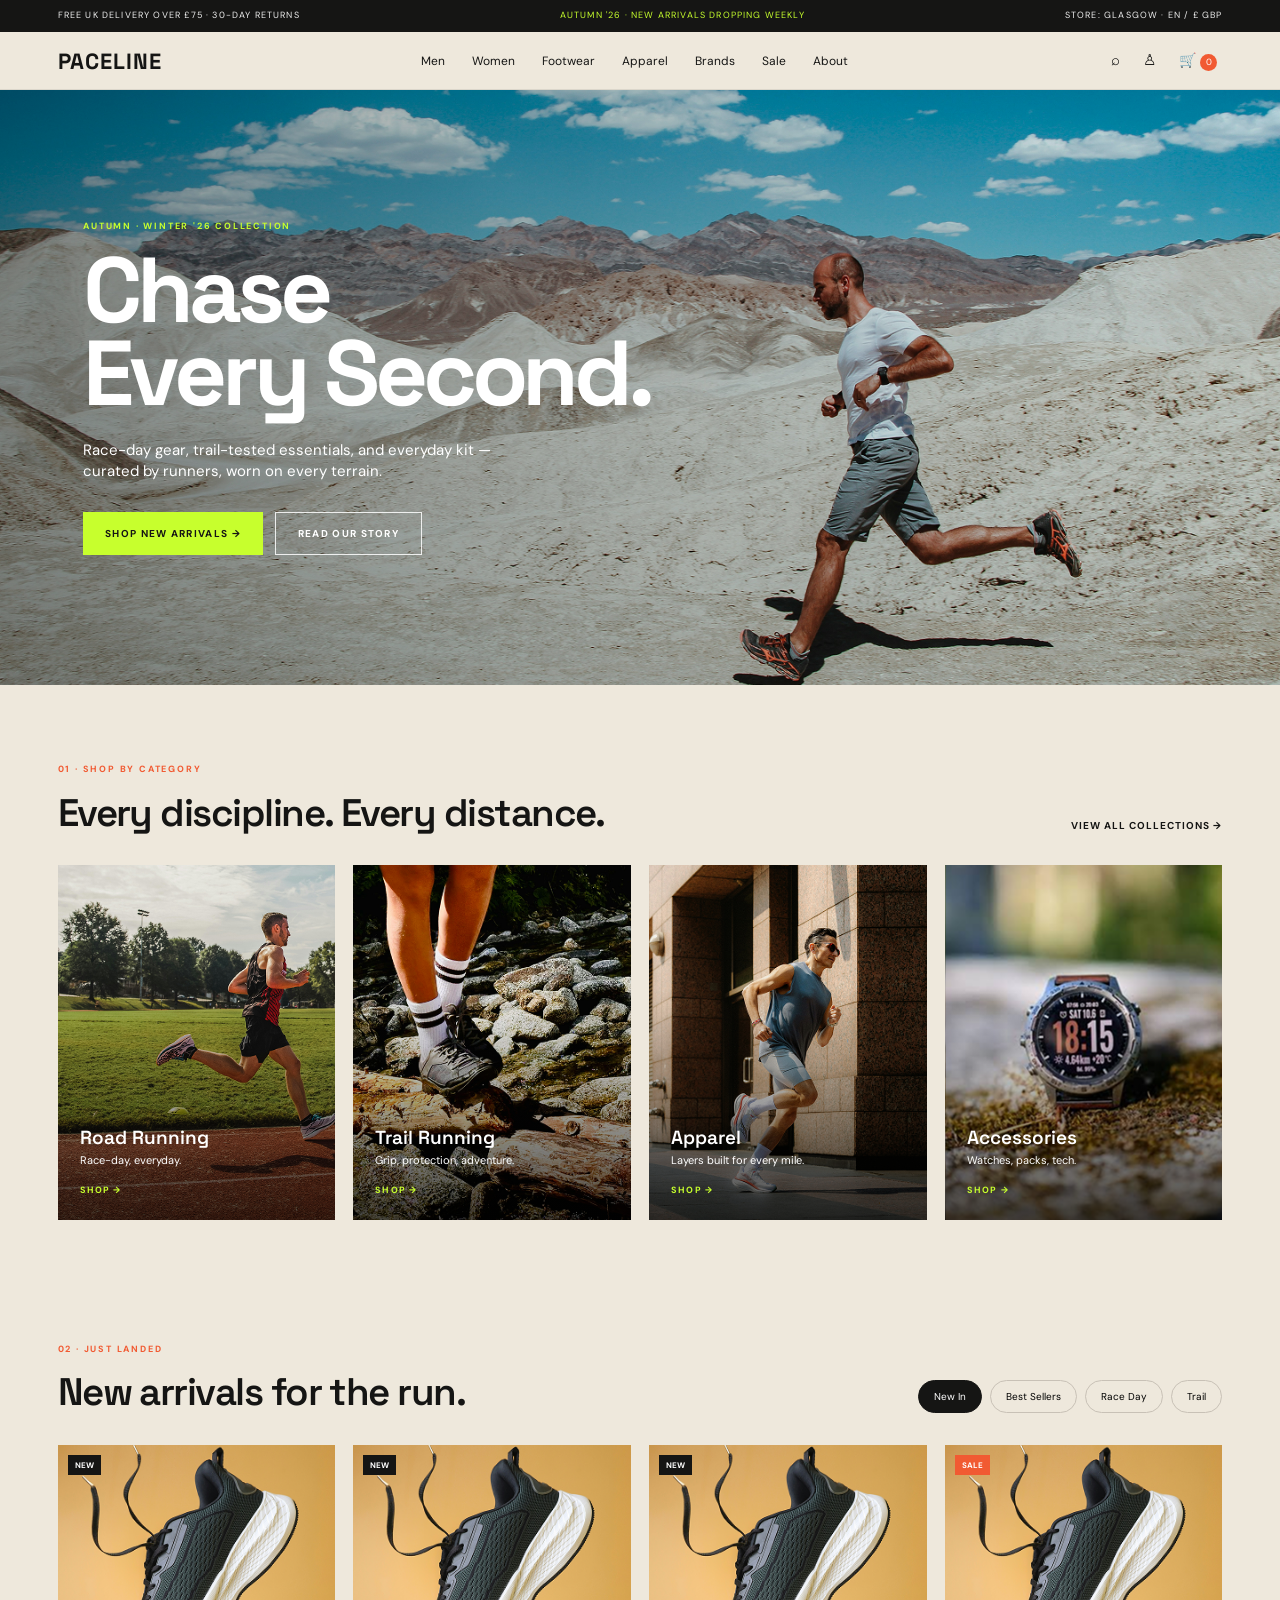
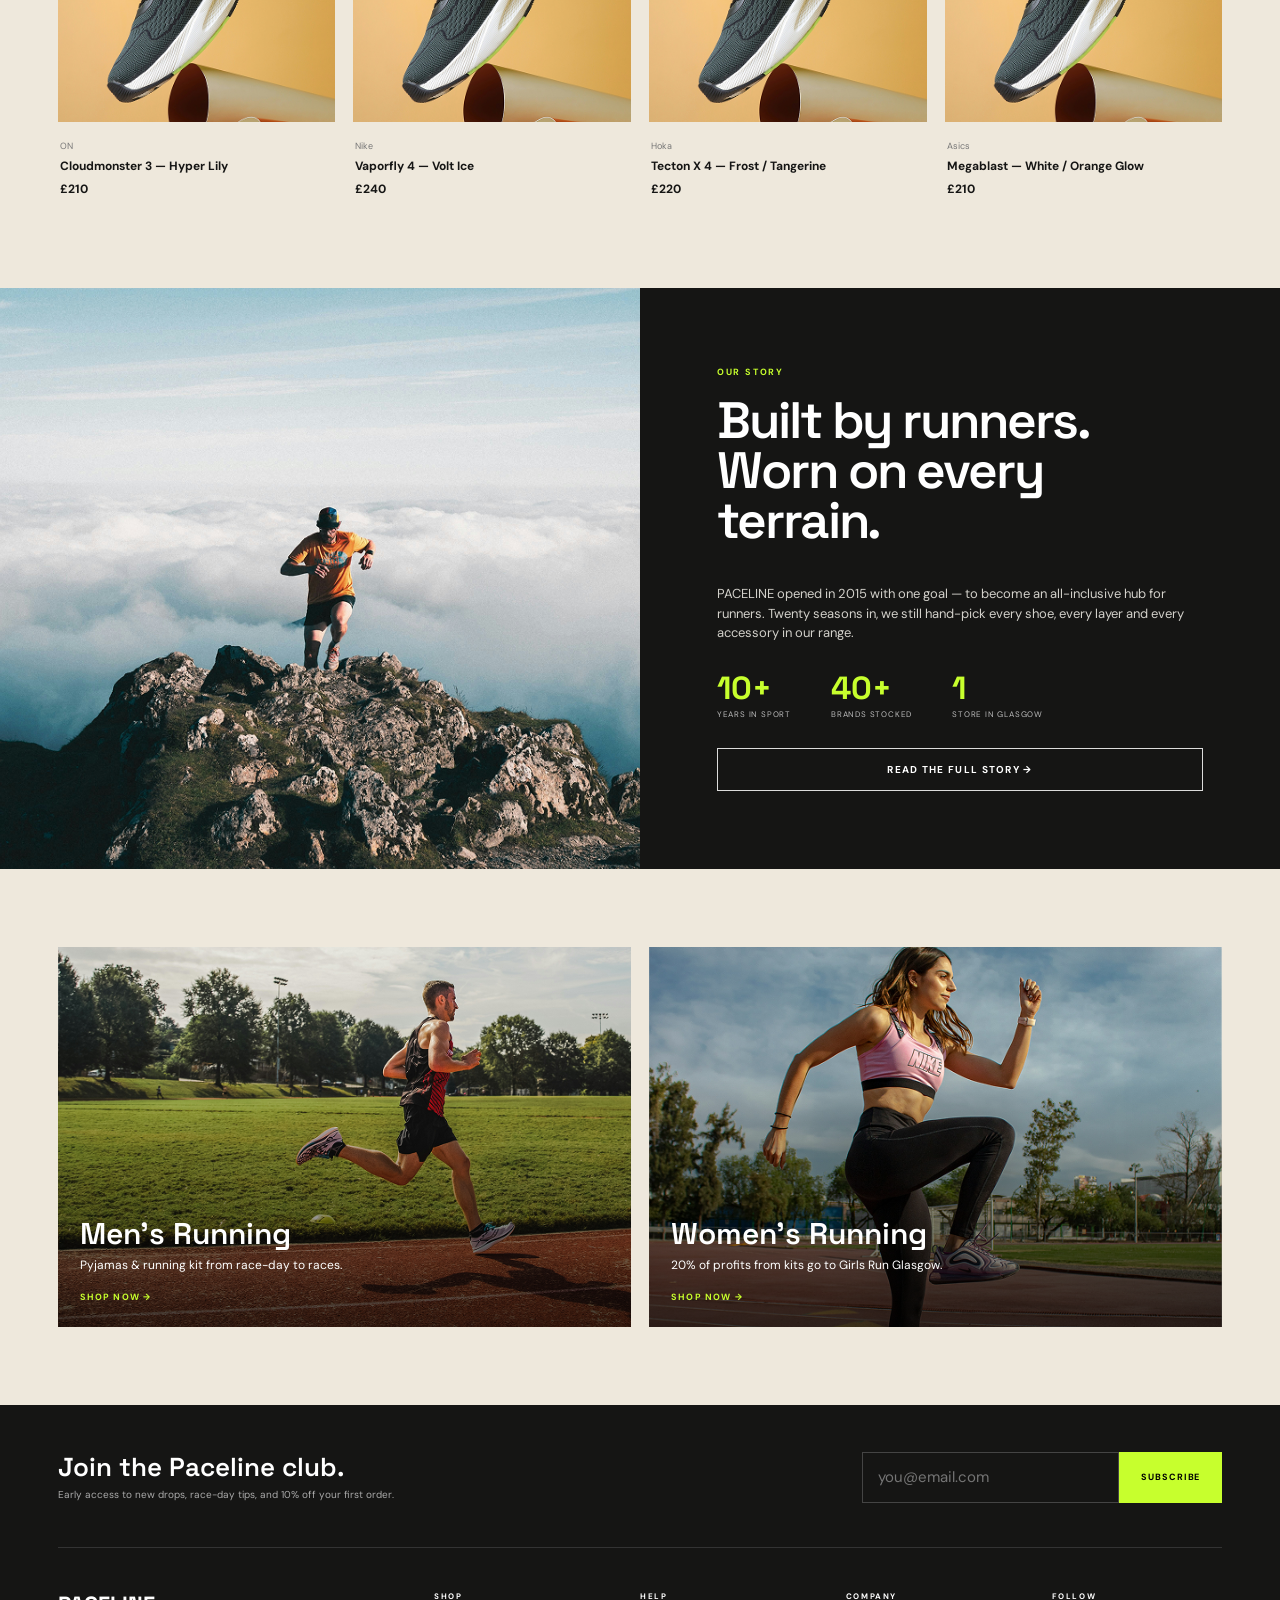
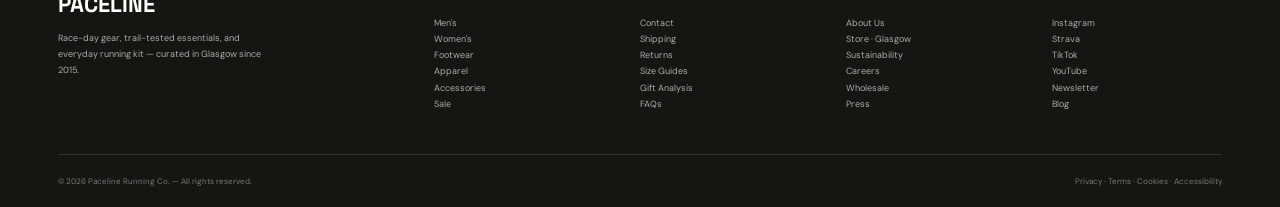
<file: index.html>
<!DOCTYPE html>
<html lang="en">
<head>
  <meta charset="UTF-8">
  <meta name="viewport" content="width=device-width, initial-scale=1.0">
  <meta name="description" content="PACEline running essentials and footwear.">
  <title>PACEline — Running Gear</title>
  <link rel="stylesheet" href="style.css">
</head>
<body>
  <div class="topbar">
    <span>FREE UK DELIVERY OVER £75 · 30-DAY RETURNS</span>
    <span>AUTUMN '26 · NEW ARRIVALS DROPPING WEEKLY</span>
    <span>STORE: GLASGOW · EN / £ GBP</span>
  </div>

  <header class="navbar">
    <a class="brand" href="index.html">PACELINE</a>
    <button class="mobile-menu-btn" aria-label="Open menu" aria-expanded="false">☰</button>
    <nav class="main-nav" aria-label="Main navigation">
      <a href="#shop">Men</a>
      <a href="#shop">Women</a>
      <a href="#shop">Footwear</a>
      <a href="#shop">Apparel</a>
      <a href="#shop">Brands</a>
      <a href="#shop">Sale</a>
      <a href="story.html">About</a>
    </nav>
    <div class="nav-actions">
      <button aria-label="Search" class="icon-btn" id="searchBtn">⌕</button>
      <a href="#shop" aria-label="Account" class="icon-btn">♙</a>
      <button aria-label="Cart" class="cart-btn" id="cartBtn">🛒 <span id="cartCount">0</span></button>
    </div>
  </header>

  <main>
    <section class="hero">
      <div class="hero-content">
        <p class="eyebrow lime">AUTUMN · WINTER '26 COLLECTION</p>
        <h1>Chase<br>Every Second.</h1>
        <p class="hero-copy">Race-day gear, trail-tested essentials, and everyday kit — curated by runners, worn on every terrain.</p>
        <div class="hero-buttons">
          <a href="#shop" class="btn btn-lime">SHOP NEW ARRIVALS →</a>
          <a href="story.html" class="btn btn-outline-light">READ OUR STORY</a>
        </div>
      </div>
    </section>

    <section class="section categories">
      <div class="section-heading">
        <div>
          <p class="eyebrow orange">01 · SHOP BY CATEGORY</p>
          <h2>Every discipline. Every distance.</h2>
        </div>
        <a href="#shop" class="small-link">VIEW ALL COLLECTIONS →</a>
      </div>
      <div class="category-grid">
        <a class="category-card img-road" href="#shop">
          <div><h3>Road Running</h3><p>Race-day, everyday.</p><span>SHOP →</span></div>
        </a>
        <a class="category-card img-trail" href="#shop">
          <div><h3>Trail Running</h3><p>Grip, protection, adventure.</p><span>SHOP →</span></div>
        </a>
        <a class="category-card img-apparel" href="#shop">
          <div><h3>Apparel</h3><p>Layers built for every mile.</p><span>SHOP →</span></div>
        </a>
        <a class="category-card img-accessories" href="#shop">
          <div><h3>Accessories</h3><p>Watches, packs, tech.</p><span>SHOP →</span></div>
        </a>
      </div>
    </section>

    <section class="section products-section" id="shop">
      <div class="section-heading products-heading">
        <div>
          <p class="eyebrow orange">02 · JUST LANDED</p>
          <h2>New arrivals for the run.</h2>
        </div>
        <div class="filter-pills" role="group" aria-label="Product filters">
          <button class="filter active" data-filter="all">New In</button>
          <button class="filter" data-filter="best">Best Sellers</button>
          <button class="filter" data-filter="race">Race Day</button>
          <button class="filter" data-filter="trail">Trail</button>
        </div>
      </div>
      <div class="product-grid" id="productGrid"></div>
    </section>

    <section class="story-strip">
      <div class="story-image img-story-runner" aria-label="Runner on a mountain"></div>
      <div class="story-copy">
        <p class="eyebrow lime">OUR STORY</p>
        <h2>Built by runners.<br>Worn on every terrain.</h2>
        <p>PACELINE opened in 2015 with one goal — to become an all-inclusive hub for runners. Twenty seasons in, we still hand-pick every shoe, every layer and every accessory in our range.</p>
        <div class="story-stats">
          <div><strong>10+</strong><span>YEARS IN SPORT</span></div>
          <div><strong>40+</strong><span>BRANDS STOCKED</span></div>
          <div><strong>1</strong><span>STORE IN GLASGOW</span></div>
        </div>
        <a class="btn btn-outline-light" href="story.html">READ THE FULL STORY →</a>
      </div>
    </section>

    <section class="section feature-cards">
      <a class="feature-card img-mens" href="#shop"><div><h2>Men's Running</h2><p>Pyjamas & running kit from race-day to races.</p><span>SHOP NOW →</span></div></a>
      <a class="feature-card img-womens" href="#shop"><div><h2>Women's Running</h2><p>20% of profits from kits go to Girls Run Glasgow.</p><span>SHOP NOW →</span></div></a>
    </section>
  </main>

  <footer class="footer">
    <section class="newsletter">
      <div><h2>Join the Paceline club.</h2><p>Early access to new drops, race-day tips, and 10% off your first order.</p></div>
      <form id="newsletterForm"><input type="email" aria-label="Email address" placeholder="you@email.com" required><button>SUBSCRIBE</button></form>
    </section>
    <div class="footer-main">
      <div class="footer-brand"><h3>PACELINE</h3><p>Race-day gear, trail-tested essentials, and everyday running kit — curated in Glasgow since 2015.</p></div>
      <div><h4>SHOP</h4><a>Men's</a><a>Women's</a><a>Footwear</a><a>Apparel</a><a>Accessories</a><a>Sale</a></div>
      <div><h4>HELP</h4><a>Contact</a><a>Shipping</a><a>Returns</a><a>Size Guides</a><a>Gift Analysis</a><a>FAQs</a></div>
      <div><h4>COMPANY</h4><a href="story.html">About Us</a><a>Store · Glasgow</a><a>Sustainability</a><a>Careers</a><a>Wholesale</a><a>Press</a></div>
      <div><h4>FOLLOW</h4><a>Instagram</a><a>Strava</a><a>TikTok</a><a>YouTube</a><a>Newsletter</a><a>Blog</a></div>
    </div>
    <div class="footer-bottom"><span>© 2026 Paceline Running Co. — All rights reserved.</span><span>Privacy · Terms · Cookies · Accessibility</span></div>
  </footer>

  <!-- Product details modal -->
  <div class="modal-backdrop" id="productModal" hidden>
    <div class="product-modal" role="dialog" aria-modal="true" aria-labelledby="modalTitle">
      <button class="modal-close" id="modalClose" aria-label="Close">×</button>
      <div class="modal-image" id="modalImage"></div>
      <div class="modal-info">
        <p class="eyebrow orange" id="modalBrand"></p>
        <h2 id="modalTitle"></h2>
        <p class="modal-price" id="modalPrice"></p>
        <p id="modalDescription"></p>
        <label>Size
          <select id="sizeSelect">
            <option value="">Select size</option><option>UK 5</option><option>UK 6</option><option>UK 7</option><option>UK 8</option><option>UK 9</option><option>UK 10</option><option>UK 11</option>
          </select>
        </label>
        <label>Colour
          <select id="colourSelect">
            <option>Default colour</option><option>Black</option><option>White</option><option>Orange</option>
          </select>
        </label>
        <div class="quantity-row"><button id="qtyMinus">−</button><span id="qtyValue">1</span><button id="qtyPlus">+</button></div>
        <button class="add-modal-btn" id="addToCartBtn">ADD TO CART</button>
        <p class="modal-note">Free UK delivery over £75 · 30-day returns.</p>
      </div>
    </div>
  </div>

  <!-- Cart drawer -->
  <div class="drawer-backdrop" id="cartBackdrop" hidden></div>
  <aside class="cart-drawer" id="cartDrawer" aria-label="Shopping cart" aria-hidden="true">
    <div class="drawer-head"><h2>Your cart</h2><button id="cartClose" aria-label="Close cart">×</button></div>
    <div id="cartItems" class="cart-items"></div>
    <div class="cart-empty" id="cartEmpty">Your cart is empty.<br><span>Add a pair and your items will appear here.</span></div>
    <div class="cart-footer">
      <div><span>Subtotal</span><strong id="cartSubtotal">£0</strong></div>
      <button class="checkout-btn" id="checkoutBtn">CHECKOUT</button>
      <small>Demo checkout for frontend task.</small>
    </div>
  </aside>

  <div class="search-bar" id="searchBar" hidden>
    <input id="searchInput" type="search" placeholder="Search running gear..." aria-label="Search">
    <button id="searchClose">×</button>
  </div>

  <script src="script.js"></script>
</body>
</html>
</file>
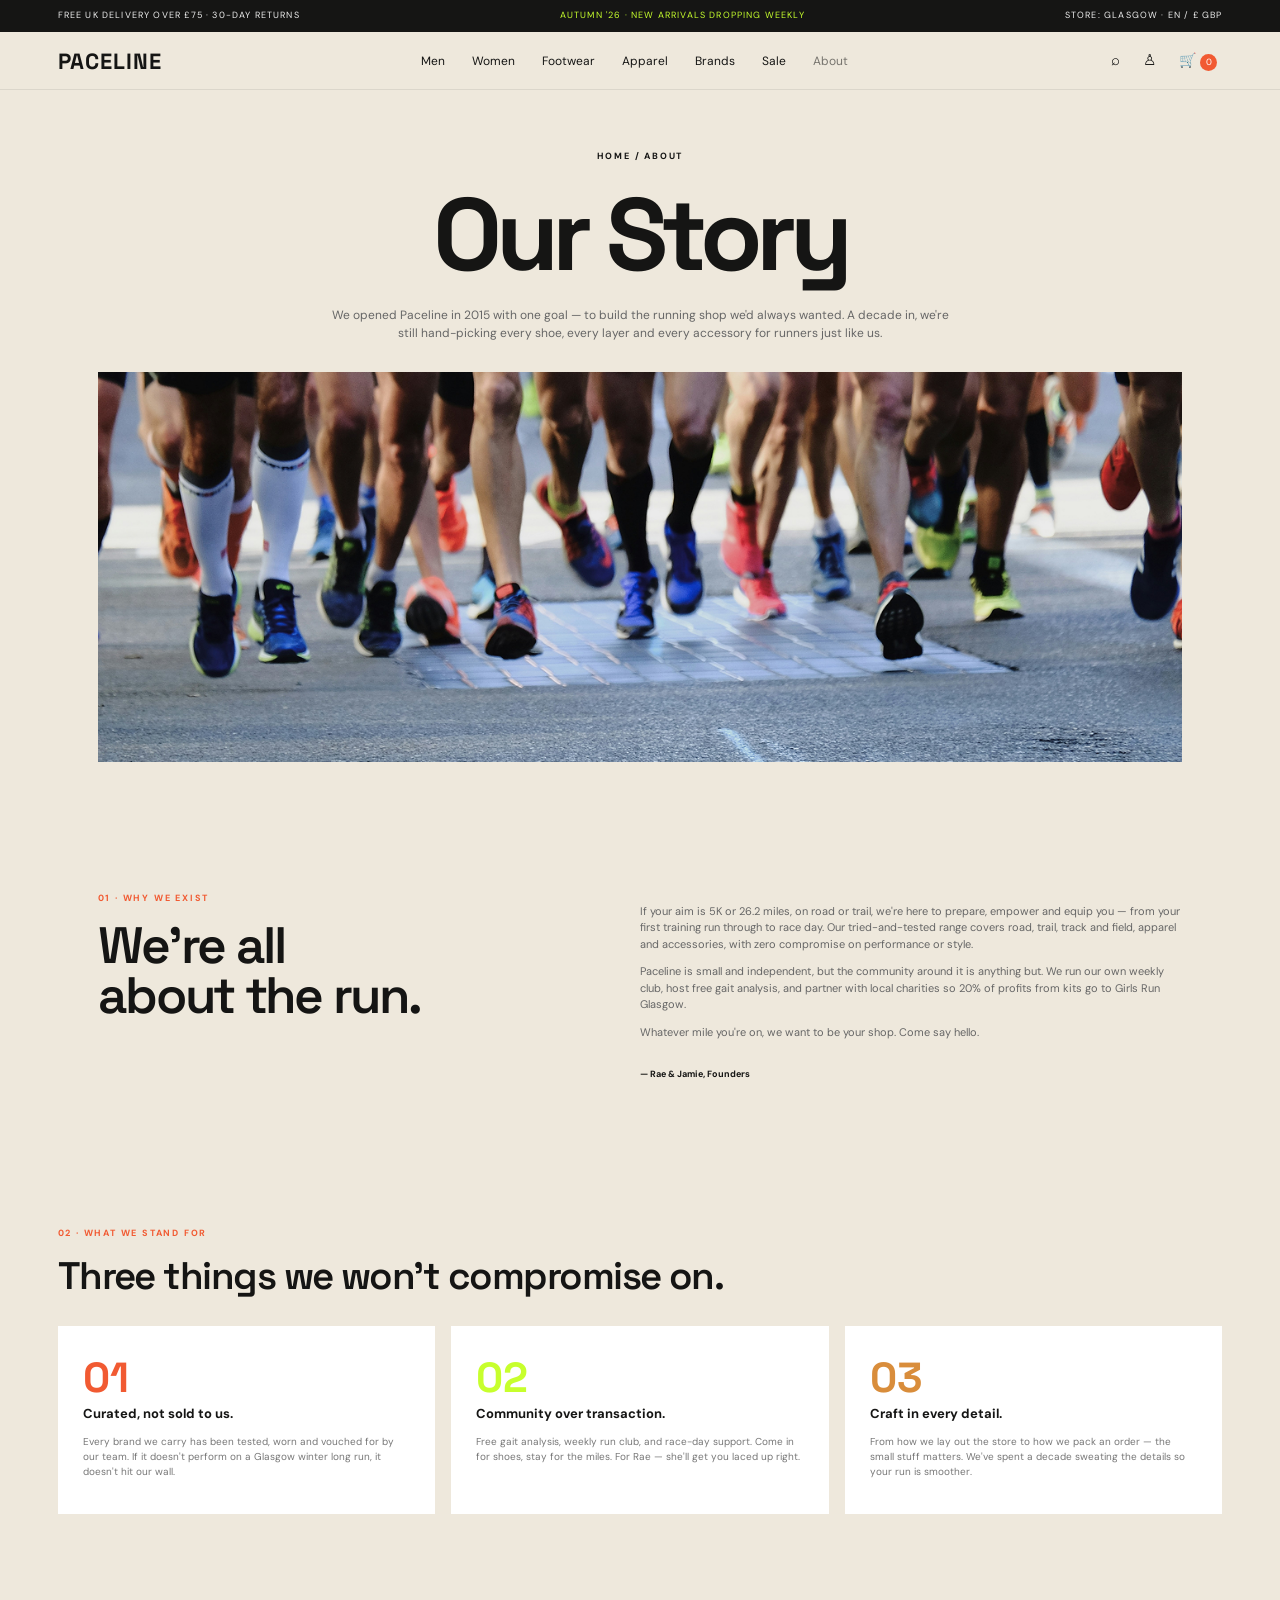
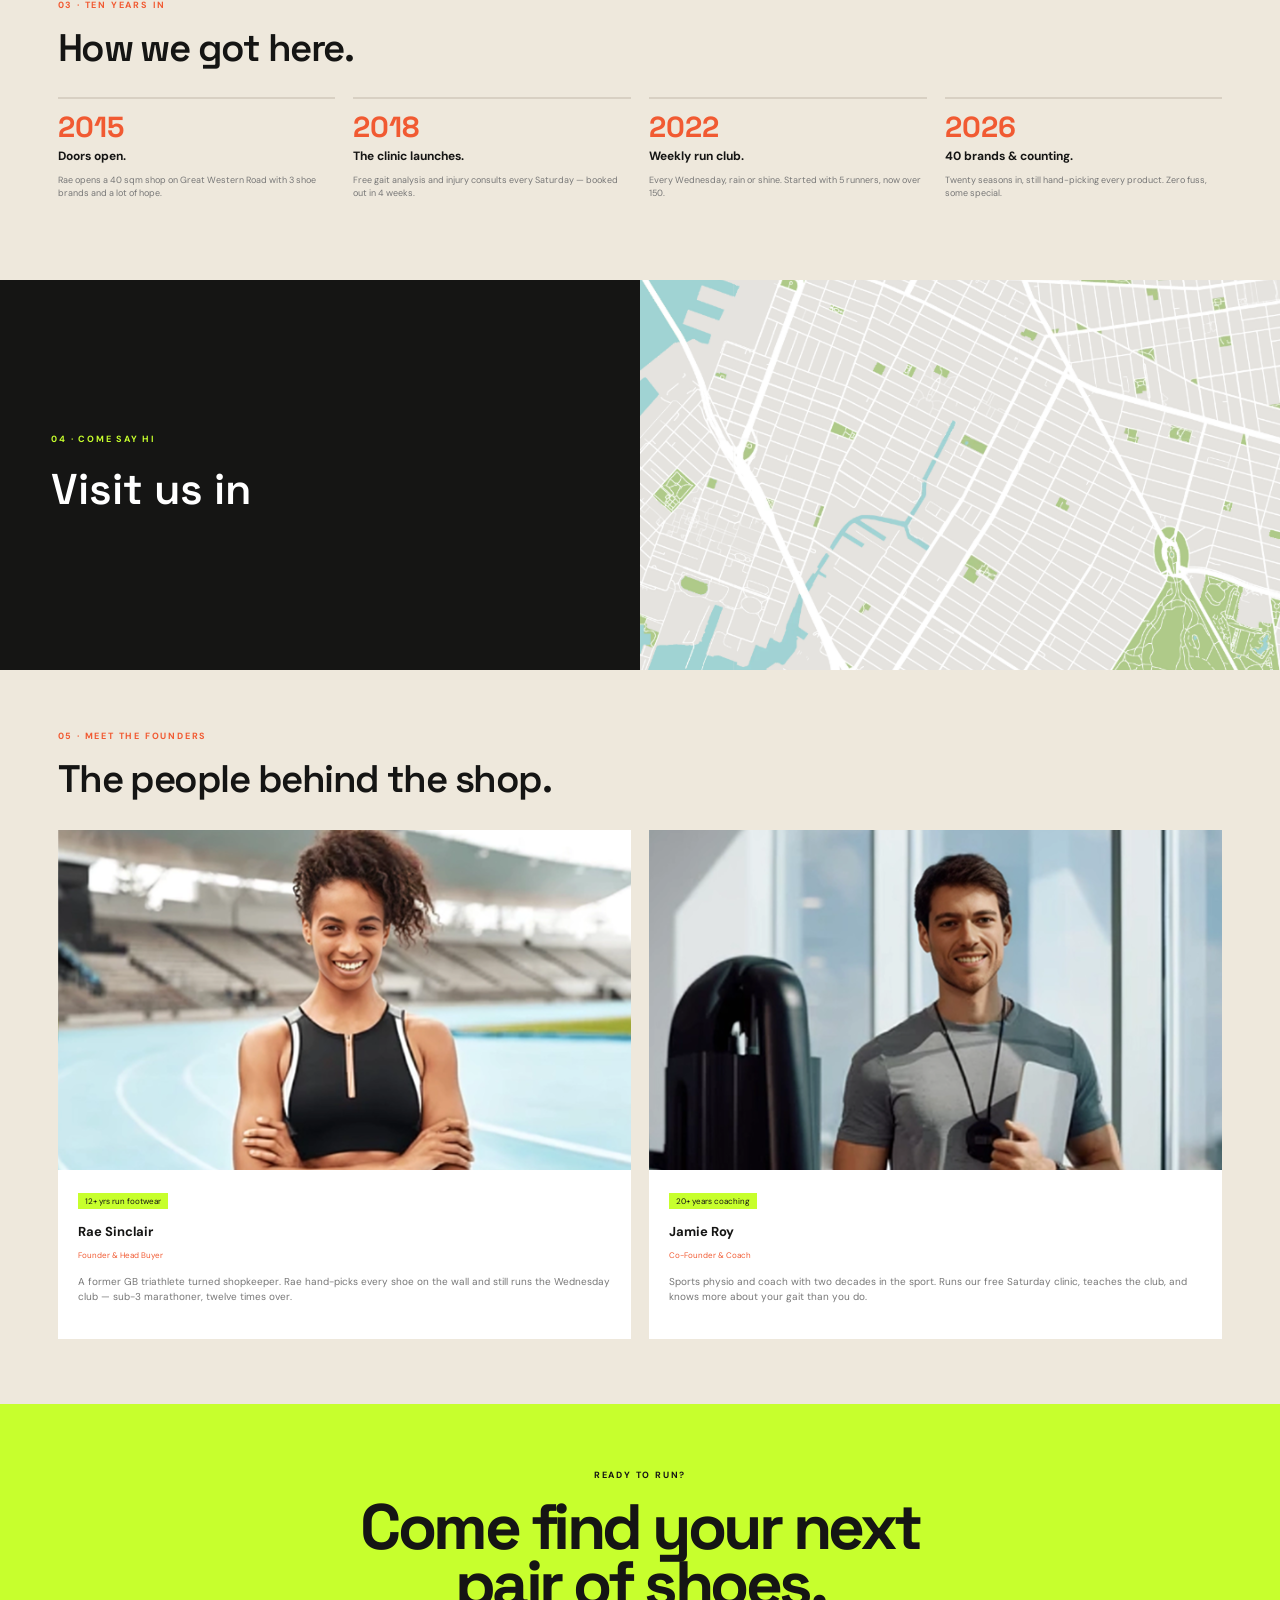
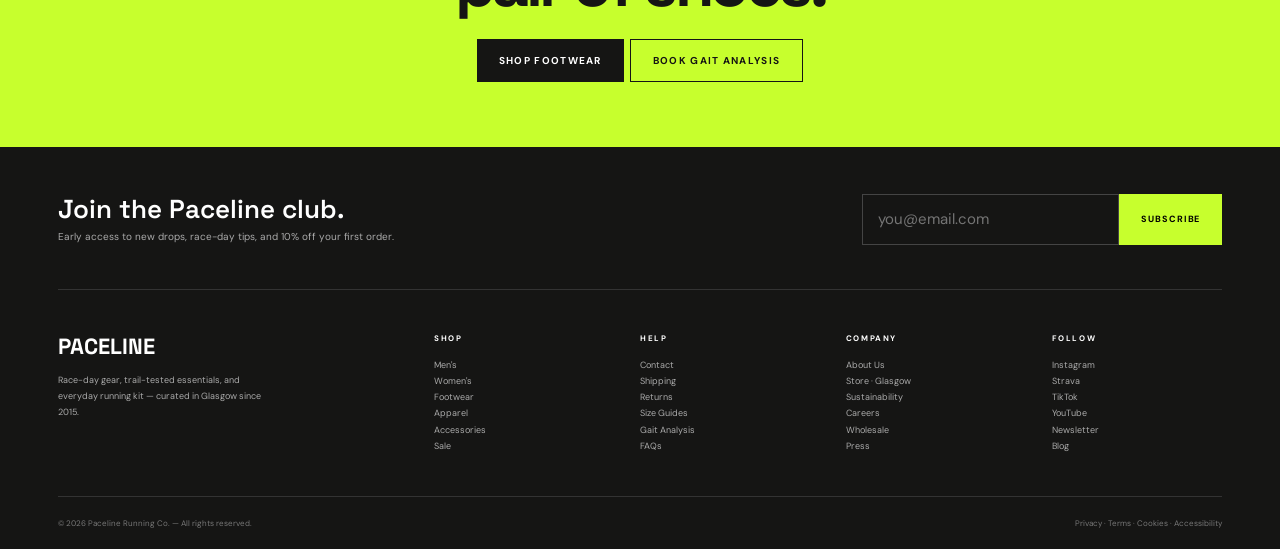
<file: story.html>
<!DOCTYPE html>
<html lang="en">
<head>
  <meta charset="UTF-8">
  <meta name="viewport" content="width=device-width, initial-scale=1.0">
  <meta name="description" content="The Paceline story.">
  <title>Our Story — PACEline</title>
  <link rel="stylesheet" href="style.css">
</head>
<body class="story-page">
  <div class="topbar">
    <span>FREE UK DELIVERY OVER £75 · 30-DAY RETURNS</span>
    <span>AUTUMN '26 · NEW ARRIVALS DROPPING WEEKLY</span>
    <span>STORE: GLASGOW · EN / £ GBP</span>
  </div>
  <header class="navbar">
    <a class="brand" href="index.html">PACELINE</a>
    <button class="mobile-menu-btn" aria-label="Open menu" aria-expanded="false">☰</button>
    <nav class="main-nav">
      <a href="index.html#shop">Men</a><a href="index.html#shop">Women</a><a href="index.html#shop">Footwear</a><a href="index.html#shop">Apparel</a><a href="index.html#shop">Brands</a><a href="index.html#shop">Sale</a><a href="story.html" class="current">About</a>
    </nav>
    <div class="nav-actions"><button class="icon-btn" id="storySearchBtn" aria-label="Search">⌕</button><a class="icon-btn" href="index.html#shop" aria-label="Account">♙</a><button class="cart-btn" id="storyCartBtn">🛒 <span id="storyCartCount">0</span></button></div>
  </header>

  <main>
    <section class="story-hero">
      <p class="eyebrow">HOME / ABOUT</p>
      <h1>Our Story</h1>
      <p>We opened Paceline in 2015 with one goal — to build the running shop we'd always wanted. A decade in, we're still hand-picking every shoe, every layer and every accessory for runners just like us.</p>
      <div class="story-wide-image img-story-wide"></div>
    </section>

    <section class="story-intro">
      <div><p class="eyebrow orange">01 · WHY WE EXIST</p><h2>We're all<br>about the run.</h2></div>
      <div class="story-text"><p>If your aim is 5K or 26.2 miles, on road or trail, we're here to prepare, empower and equip you — from your first training run through to race day. Our tried-and-tested range covers road, trail, track and field, apparel and accessories, with zero compromise on performance or style.</p><p>Paceline is small and independent, but the community around it is anything but. We run our own weekly club, host free gait analysis, and partner with local charities so 20% of profits from kits go to Girls Run Glasgow.</p><p>Whatever mile you're on, we want to be your shop. Come say hello.</p><strong>— Rae & Jamie, Founders</strong></div>
    </section>

    <section class="compromise">
      <p class="eyebrow orange">02 · WHAT WE STAND FOR</p><h2>Three things we won't compromise on.</h2>
      <div class="three-grid">
        <article><strong>01</strong><h3>Curated, not sold to us.</h3><p>Every brand we carry has been tested, worn and vouched for by our team. If it doesn't perform on a Glasgow winter long run, it doesn't hit our wall.</p></article>
        <article><strong>02</strong><h3>Community over transaction.</h3><p>Free gait analysis, weekly run club, and race-day support. Come in for shoes, stay for the miles. For Rae — she'll get you laced up right.</p></article>
        <article><strong>03</strong><h3>Craft in every detail.</h3><p>From how we lay out the store to how we pack an order — the small stuff matters. We've spent a decade sweating the details so your run is smoother.</p></article>
      </div>
    </section>

    <section class="timeline">
      <p class="eyebrow orange">03 · TEN YEARS IN</p><h2>How we got here.</h2>
      <div class="timeline-grid">
        <div><strong>2015</strong><h3>Doors open.</h3><p>Rae opens a 40 sqm shop on Great Western Road with 3 shoe brands and a lot of hope.</p></div>
        <div><strong>2018</strong><h3>The clinic launches.</h3><p>Free gait analysis and injury consults every Saturday — booked out in 4 weeks.</p></div>
        <div><strong>2022</strong><h3>Weekly run club.</h3><p>Every Wednesday, rain or shine. Started with 5 runners, now over 150.</p></div>
        <div><strong>2026</strong><h3>40 brands & counting.</h3><p>Twenty seasons in, still hand-picking every product. Zero fuss, some special.</p></div>
      </div>
    </section>

    <section class="visit">
      <div><div><p class="eyebrow lime">04 · COME SAY HI</p><h2>Visit us in </h2></div></div>
      <div class="map-placeholder img-map" aria-label="Map placeholder — replace with your map image"></div>
    </section>

    <section class="founders">
      <p class="eyebrow orange">05 · MEET THE FOUNDERS</p><h2>The people behind the shop.</h2>
      <div class="founder-grid">
        <article><div class="founder-image img-rae"></div><div class="founder-copy"><span>12+ yrs run footwear</span><h3>Rae Sinclair</h3><small>Founder & Head Buyer</small><p>A former GB triathlete turned shopkeeper. Rae hand-picks every shoe on the wall and still runs the Wednesday club — sub-3 marathoner, twelve times over.</p></div></article>
        <article><div class="founder-image img-jamie"></div><div class="founder-copy"><span>20+ years coaching</span><h3>Jamie Roy</h3><small>Co-Founder & Coach</small><p>Sports physio and coach with two decades in the sport. Runs our free Saturday clinic, teaches the club, and knows more about your gait than you do.</p></div></article>
      </div>
    </section>

    <section class="story-cta">
      <p class="eyebrow">READY TO RUN?</p><h2>Come find your next<br>pair of shoes.</h2>
      <div><a class="btn btn-dark" href="index.html#shop">SHOP FOOTWEAR</a><a class="btn btn-outline-dark" href="index.html#shop">BOOK GAIT ANALYSIS</a></div>
    </section>
  </main>

  <footer class="footer">
    <section class="newsletter">
      <div><h2>Join the Paceline club.</h2><p>Early access to new drops, race-day tips, and 10% off your first order.</p></div>
      <form id="storyNewsletter"><input type="email" placeholder="you@email.com" required><button>SUBSCRIBE</button></form>
    </section>
    <div class="footer-main">
      <div class="footer-brand"><h3>PACELINE</h3><p>Race-day gear, trail-tested essentials, and everyday running kit — curated in Glasgow since 2015.</p></div>
      <div><h4>SHOP</h4><a href="index.html#shop">Men's</a><a href="index.html#shop">Women's</a><a href="index.html#shop">Footwear</a><a href="index.html#shop">Apparel</a><a href="index.html#shop">Accessories</a><a href="index.html#shop">Sale</a></div>
      <div><h4>HELP</h4><a>Contact</a><a>Shipping</a><a>Returns</a><a>Size Guides</a><a>Gait Analysis</a><a>FAQs</a></div>
      <div><h4>COMPANY</h4><a href="story.html">About Us</a><a>Store · Glasgow</a><a>Sustainability</a><a>Careers</a><a>Wholesale</a><a>Press</a></div>
      <div><h4>FOLLOW</h4><a>Instagram</a><a>Strava</a><a>TikTok</a><a>YouTube</a><a>Newsletter</a><a>Blog</a></div>
    </div>
    <div class="footer-bottom"><span>© 2026 Paceline Running Co. — All rights reserved.</span><span>Privacy · Terms · Cookies · Accessibility</span></div>
  </footer>

  <script src="script.js"></script>
</body>
</html>
</file>
<file: style.css>
@import url('https://fonts.googleapis.com/css2?family=DM+Sans:wght@400;500;600;700&family=Space+Grotesk:wght@500;600;700&display=swap');

:root{
  --cream:#eee8dc;--cream2:#f4efe5;--black:#151514;--white:#fff;--lime:#c7ff2d;
  --orange:#f15a32;--line:#d9d2c6;--muted:#6c6961;--max:1320px;
}
*{box-sizing:border-box}
html{scroll-behavior:smooth}
body{margin:0;background:var(--cream);color:var(--black);font-family:"DM Sans",Arial,sans-serif;font-size:15px;line-height:1.5}
button,input,select{font:inherit}
button,a{ -webkit-tap-highlight-color:transparent}
a{color:inherit;text-decoration:none}
img{max-width:100%;display:block}
.topbar{height:32px;background:var(--black);color:#eee;display:flex;align-items:center;justify-content:space-between;padding:0 4.5%;font-size:9px;letter-spacing:.13em}
.topbar span:nth-child(2){color:var(--lime)}
.navbar{height:58px;background:var(--cream);display:flex;align-items:center;padding:0 4.5%;gap:35px;border-bottom:1px solid rgba(0,0,0,.08);position:sticky;top:0;z-index:40}
.brand{font:700 22px "Space Grotesk",sans-serif;letter-spacing:.04em}
.main-nav{display:flex;gap:27px;margin:auto;font-size:12px}
.main-nav a:hover,.main-nav .current{opacity:.55}
.nav-actions{display:flex;align-items:center;gap:13px}
.icon-btn,.cart-btn,.mobile-menu-btn{border:0;background:transparent;cursor:pointer;padding:5px}
.cart-btn{font-size:14px}.cart-btn span{display:inline-flex;min-width:17px;height:17px;border-radius:50%;align-items:center;justify-content:center;background:var(--orange);color:#fff;font-size:9px}
.mobile-menu-btn{display:none;font-size:21px}
.hero{min-height:595px;background:linear-gradient(90deg,rgba(0,0,0,.38),rgba(0,0,0,.06)),url("assets/hero.png") center/cover no-repeat;display:flex;align-items:center;padding:70px 6.5%;color:#fff}
.hero-content{max-width:700px}
.eyebrow{font-size:9px;font-weight:700;letter-spacing:.2em;margin:0 0 16px;text-transform:uppercase}
.eyebrow.lime{color:var(--lime)}.eyebrow.orange{color:var(--orange)}
.hero h1{font:700 clamp(56px,7.2vw,106px)/.9 "Space Grotesk",sans-serif;letter-spacing:-.055em;margin:0 0 25px}
.hero-copy{max-width:430px;font-size:15px;line-height:1.4;margin-bottom:30px}
.hero-buttons{display:flex;gap:12px;flex-wrap:wrap}
.btn{display:inline-flex;align-items:center;justify-content:center;min-height:43px;padding:0 22px;font-size:10px;font-weight:700;letter-spacing:.13em}
.btn-lime{background:var(--lime);color:var(--black)}.btn-outline-light{border:1px solid rgba(255,255,255,.85);color:#fff}.btn-outline-dark{border:1px solid var(--black)}.btn-dark{background:var(--black);color:#fff}
.section{max-width:var(--max);margin:auto;padding:78px 4.5%}
.section-heading{display:flex;justify-content:space-between;align-items:end;margin-bottom:32px}
.section-heading h2,.compromise>h2,.timeline>h2,.founders>h2{font:600 clamp(30px,3vw,42px)/1.05 "Space Grotesk",sans-serif;letter-spacing:-.04em;margin:0}
.small-link{font-size:10px;font-weight:700;letter-spacing:.1em}
.category-grid{display:grid;grid-template-columns:repeat(4,1fr);gap:18px}
.category-card,.feature-card{min-height:355px;position:relative;background-size:cover;background-position:center;overflow:hidden;color:#fff}
.category-card:after,.feature-card:after{content:"";position:absolute;inset:35% 0 0;background:linear-gradient(transparent,rgba(0,0,0,.7))}
.category-card>div,.feature-card>div{position:absolute;z-index:2;left:22px;bottom:20px}
.category-card h3{font:600 19px "Space Grotesk",sans-serif;margin:0}.category-card p{font-size:11px;margin:2px 0 9px}.category-card span,.feature-card span{font-size:9px;color:var(--lime);font-weight:700;letter-spacing:.13em}
.img-road{background-image:url("assets/category-road.png")}.img-trail{background-image:url("assets/category-trail.png")}.img-apparel{background-image:url("assets/category-apparel.png")}.img-accessories{background-image:url("assets/category-accessories.png")}
.products-section{padding-top:45px}
.products-heading{align-items:end}.filter-pills{display:flex;gap:8px;flex-wrap:wrap}.filter{border:1px solid #c8c1b6;background:transparent;border-radius:20px;padding:8px 15px;font-size:10px;cursor:pointer}.filter.active{background:var(--black);color:#fff;border-color:var(--black)}
.product-grid{display:grid;grid-template-columns:repeat(4,1fr);gap:18px}
.product-card{cursor:pointer;min-width:0}
.product-image{aspect-ratio:1/1;background:#d9a54d url("assets/product-1.png") center/cover no-repeat;position:relative;overflow:hidden}
.product-image.alt2{background-image:url("assets/product-2.png")}.product-image.alt3{background-image:url("assets/product-3.png")}.product-image.alt4{background-image:url("assets/product-4.png")}
.product-badge{position:absolute;left:10px;top:10px;background:var(--black);color:#fff;padding:4px 7px;font-size:8px;font-weight:700}.product-badge.sale{background:var(--orange)}
.product-info{padding:11px 2px}.product-info small{font-size:9px;color:#777}.product-info h3{font-size:12px;margin:1px 0 2px}.product-info strong{font-size:12px}
.story-strip{display:grid;grid-template-columns:1fr 1fr;background:var(--black);color:#fff}
.story-image{min-height:530px;background-position:center;background-size:cover}.img-story-runner{background-image:url("assets/story-runner.png")}
.story-copy{padding:78px clamp(35px,6vw,105px);display:flex;flex-direction:column;justify-content:center}.story-copy h2{font:600 clamp(34px,4vw,53px)/.98 "Space Grotesk",sans-serif;letter-spacing:-.04em;margin:0 0 25px}.story-copy>p:not(.eyebrow){max-width:520px;color:#d2d0ca;font-size:13px}.story-stats{display:flex;gap:40px;margin:12px 0 28px}.story-stats div{display:flex;flex-direction:column}.story-stats strong{font:700 32px "Space Grotesk";color:var(--lime)}.story-stats span{font-size:8px;letter-spacing:.1em;color:#bbb}
.feature-cards{display:grid;grid-template-columns:1fr 1fr;gap:18px}.feature-card{min-height:380px}.feature-card h2{font:600 30px "Space Grotesk";margin:0}.feature-card p{margin:3px 0 10px;font-size:12px}.img-mens{background-image:url("assets/mens-running.png")}.img-womens{background-image:url("assets/womens-running.png")}
.footer{background:var(--black);color:#fff;padding:45px 4.5% 20px}.newsletter{display:flex;justify-content:space-between;gap:30px;align-items:center;border-bottom:1px solid #333;padding-bottom:42px}.newsletter h2{font:600 26px "Space Grotesk";margin:0}.newsletter p{color:#aaa;font-size:10px;margin:3px 0}.newsletter form{display:flex;min-width:360px}.newsletter input{background:transparent;border:1px solid #444;color:#fff;padding:13px 15px;flex:1;min-width:0}.newsletter button{border:0;background:var(--lime);padding:0 22px;font-size:9px;font-weight:700;letter-spacing:.1em}
.footer-main{display:grid;grid-template-columns:2fr repeat(4,1fr);gap:35px;padding:42px 0;border-bottom:1px solid #333}.footer-main h3{font:700 22px "Space Grotesk";margin:0 0 12px}.footer-main h4{font-size:8px;letter-spacing:.2em;margin:0 0 13px}.footer-main p,.footer-main a{display:block;color:#aaa;font-size:9px;line-height:1.8}.footer-main a:hover{color:#fff}.footer-brand p{max-width:220px}.footer-bottom{display:flex;justify-content:space-between;padding-top:20px;color:#777;font-size:8px}

.modal-backdrop{position:fixed;inset:0;background:rgba(0,0,0,.6);z-index:80;display:grid;place-items:center;padding:20px}.modal-backdrop[hidden],.drawer-backdrop[hidden],.search-bar[hidden]{display:none}
.product-modal{background:var(--cream);width:min(900px,100%);max-height:92vh;overflow:auto;display:grid;grid-template-columns:1fr 1fr;position:relative}.modal-close{position:absolute;right:15px;top:12px;border:0;background:#fff;border-radius:50%;width:34px;height:34px;font-size:25px;cursor:pointer;z-index:2}.modal-image{min-height:480px;background:#d9a54d url("assets/product-1.png") center/cover}.modal-info{padding:48px 40px}.modal-info h2{font:600 36px "Space Grotesk";line-height:1;margin:0 0 9px}.modal-price{font-weight:700;margin-bottom:18px}.modal-info>p:not(.eyebrow):not(.modal-price):not(.modal-note){font-size:12px;color:#666}.modal-info label{display:block;font-size:10px;font-weight:700;margin-top:17px}.modal-info select{width:100%;padding:12px;border:1px solid #bbb;background:#fff;margin-top:6px}.quantity-row{display:flex;margin-top:20px;border:1px solid #bbb;width:max-content}.quantity-row button,.quantity-row span{width:38px;height:38px;border:0;background:#fff;display:grid;place-items:center}.quantity-row button{cursor:pointer}.add-modal-btn,.checkout-btn{width:100%;margin-top:20px;padding:15px;background:var(--black);color:#fff;border:0;font-size:10px;font-weight:700;letter-spacing:.15em;cursor:pointer}.modal-note{font-size:9px;color:#777;margin-top:14px}
.drawer-backdrop{position:fixed;inset:0;background:rgba(0,0,0,.45);z-index:60}.cart-drawer{position:fixed;z-index:70;right:0;top:0;width:min(430px,100%);height:100vh;background:var(--cream);transform:translateX(100%);transition:.3s ease;display:flex;flex-direction:column}.cart-drawer.open{transform:translateX(0)}.drawer-head{display:flex;justify-content:space-between;align-items:center;padding:22px;border-bottom:1px solid var(--line)}.drawer-head h2{font:600 27px "Space Grotesk";margin:0}.drawer-head button{border:0;background:transparent;font-size:28px;cursor:pointer}.cart-items{overflow:auto;padding:15px 22px;flex:1}.cart-row{display:grid;grid-template-columns:82px 1fr auto;gap:12px;border-bottom:1px solid var(--line);padding:13px 0}.cart-row-image{width:82px;height:82px;background:#d9a54d url("assets/product-1.png") center/cover}.cart-row h3{font-size:12px;margin:0}.cart-row p{font-size:10px;color:#777;margin:3px 0}.remove-item{border:0;background:transparent;text-decoration:underline;font-size:9px;cursor:pointer}.cart-empty{text-align:center;padding:45px 20px;color:#555;display:none}.cart-empty span{font-size:11px}.cart-footer{padding:20px 22px;border-top:1px solid var(--line)}.cart-footer>div{display:flex;justify-content:space-between}.cart-footer small{display:block;text-align:center;color:#777;margin-top:10px;font-size:9px}
.search-bar{position:fixed;z-index:100;top:90px;left:50%;transform:translateX(-50%);width:min(700px,90%);background:var(--cream);padding:12px;border:1px solid var(--line);box-shadow:0 10px 35px #0003;display:flex}.search-bar input{flex:1;border:0;background:transparent;padding:10px;outline:0}.search-bar button{border:0;background:transparent;font-size:22px;cursor:pointer}

.story-hero{max-width:1200px;margin:auto;text-align:center;padding:60px 4.5% 70px}.story-hero h1{font:700 clamp(58px,8vw,105px)/.9 "Space Grotesk";letter-spacing:-.065em;margin:25px 0}.story-hero>p:not(.eyebrow){max-width:620px;margin:0 auto 30px;font-size:12px;color:#666}.story-wide-image{height:390px;background:center/cover no-repeat}.img-story-wide{background-image:url("assets/story-wide.png")}
.story-intro{max-width:1200px;margin:auto;display:grid;grid-template-columns:1fr 1.15fr;gap:70px;padding:60px 4.5% 80px}.story-intro h2{font:600 clamp(38px,4vw,55px)/.98 "Space Grotesk";letter-spacing:-.045em;margin:0}.story-text{font-size:11px;color:#666}.story-text strong{display:block;color:var(--black);font-size:9px;margin-top:28px}
.compromise,.timeline,.founders{padding:65px 4.5%;max-width:1320px;margin:auto}.three-grid{display:grid;grid-template-columns:repeat(3,1fr);gap:16px;margin-top:30px}.three-grid article{background:#fff;padding:25px;min-height:180px}.three-grid strong{font:700 42px "Space Grotesk";color:var(--orange)}.three-grid article:nth-child(2) strong{color:var(--lime)}.three-grid article:nth-child(3) strong{color:#d98d3b}.three-grid h3{font-size:13px;margin:0}.three-grid p{font-size:10px;color:#777}
.timeline{padding-top:20px;padding-bottom:70px}.timeline-grid{display:grid;grid-template-columns:repeat(4,1fr);gap:18px;margin-top:28px}.timeline-grid>div{border-top:2px solid #d8d0c3;padding-top:9px}.timeline-grid strong{font:700 29px "Space Grotesk";color:var(--orange)}.timeline-grid h3{font-size:12px;margin:2px 0}.timeline-grid p{font-size:9px;color:#777}
.visit{display:grid;grid-template-columns:1fr 1fr;background:var(--black);color:#fff}.visit>div:first-child{min-height:390px;display:flex;align-items:center;padding:8%;}.visit h2{font:600 43px "Space Grotesk";margin:0}.map-placeholder{min-height:390px;background-size:cover;background-position:center}.img-map{background-image:url("assets/map.png")}
.founders{padding-top:60px}.founder-grid{display:grid;grid-template-columns:1fr 1fr;gap:18px;margin-top:30px}.founder-grid article{background:#fff}.founder-image{height:340px;background-size:cover;background-position:center}.img-rae{background-image:url("assets/image1.png")}.img-jamie{background-image:url("assets/image2.png")}.founder-copy{padding:18px 20px 25px}.founder-copy>span{background:var(--lime);padding:3px 7px;font-size:8px}.founder-copy h3{margin:12px 0 0;font-size:13px}.founder-copy small{font-size:8px;color:var(--orange)}.founder-copy p{font-size:10px;color:#777}
.story-cta{text-align:center;background:var(--lime);padding:65px 20px}.story-cta h2{font:700 clamp(42px,5vw,65px)/.9 "Space Grotesk";letter-spacing:-.055em;margin:10px 0 25px}.story-cta .btn{margin:0 3px}

@media(max-width:900px){
  .main-nav{gap:15px}.category-grid,.product-grid{grid-template-columns:repeat(2,1fr)}
  .story-strip{grid-template-columns:1fr}.story-image{min-height:400px}.feature-cards{grid-template-columns:1fr}
  .footer-main{grid-template-columns:repeat(2,1fr)}.footer-brand{grid-column:1/-1}.story-intro{gap:35px}
}
@media(max-width:700px){
  body{font-size:14px}.topbar{height:auto;min-height:30px;padding:7px 15px;font-size:7px}.topbar span:first-child,.topbar span:last-child{display:none}.topbar span:nth-child(2){margin:auto}
  .navbar{height:58px;padding:0 16px;gap:10px}.brand{font-size:19px}.mobile-menu-btn{display:block;margin-left:auto}.main-nav{display:none;position:absolute;left:0;right:0;top:58px;background:var(--cream);padding:15px 20px;flex-direction:column;gap:15px;border-bottom:1px solid var(--line)}.main-nav.open{display:flex}.nav-actions{gap:4px}.nav-actions .icon-btn:first-child{display:none}
  .hero{min-height:520px;padding:45px 25px}.hero h1{font-size:58px}.hero-copy{font-size:13px}.section{padding:55px 20px}.section-heading{display:block}.section-heading h2{font-size:31px}.small-link{display:block;margin-top:15px}.category-grid,.product-grid{grid-template-columns:1fr 1fr;gap:10px}.category-card{min-height:250px}.category-card>div{left:12px;bottom:13px}.category-card h3{font-size:15px}
  .filter-pills{margin-top:17px;overflow:auto;flex-wrap:nowrap;padding-bottom:5px}.filter{white-space:nowrap}.story-image{min-height:320px}.story-copy{padding:50px 25px}.story-stats{gap:20px}.story-stats strong{font-size:26px}
  .newsletter{display:block}.newsletter form{min-width:0;margin-top:20px}.footer-main{grid-template-columns:1fr 1fr;gap:28px}.footer-bottom{display:block}.footer-bottom span{display:block;margin-bottom:7px}
  .product-modal{grid-template-columns:1fr;max-height:94vh}.modal-image{min-height:280px}.modal-info{padding:28px 25px}.modal-info h2{font-size:30px}
  .story-hero{padding-top:45px}.story-hero h1{font-size:60px}.story-wide-image{height:240px}.story-intro{grid-template-columns:1fr;gap:25px;padding-top:45px}.three-grid,.timeline-grid,.founder-grid{grid-template-columns:1fr}.three-grid article{min-height:auto}.timeline-grid{gap:25px}.visit{grid-template-columns:1fr}.visit>div:first-child,.map-placeholder{min-height:260px}.founder-image{height:290px}
}
@media(max-width:430px){
  .category-grid,.product-grid{grid-template-columns:1fr}.hero h1{font-size:51px}.hero-buttons .btn{width:100%}.story-stats{gap:13px}.story-stats strong{font-size:22px}.story-stats span{font-size:7px}.footer-main{grid-template-columns:1fr 1fr}
}
</file>
